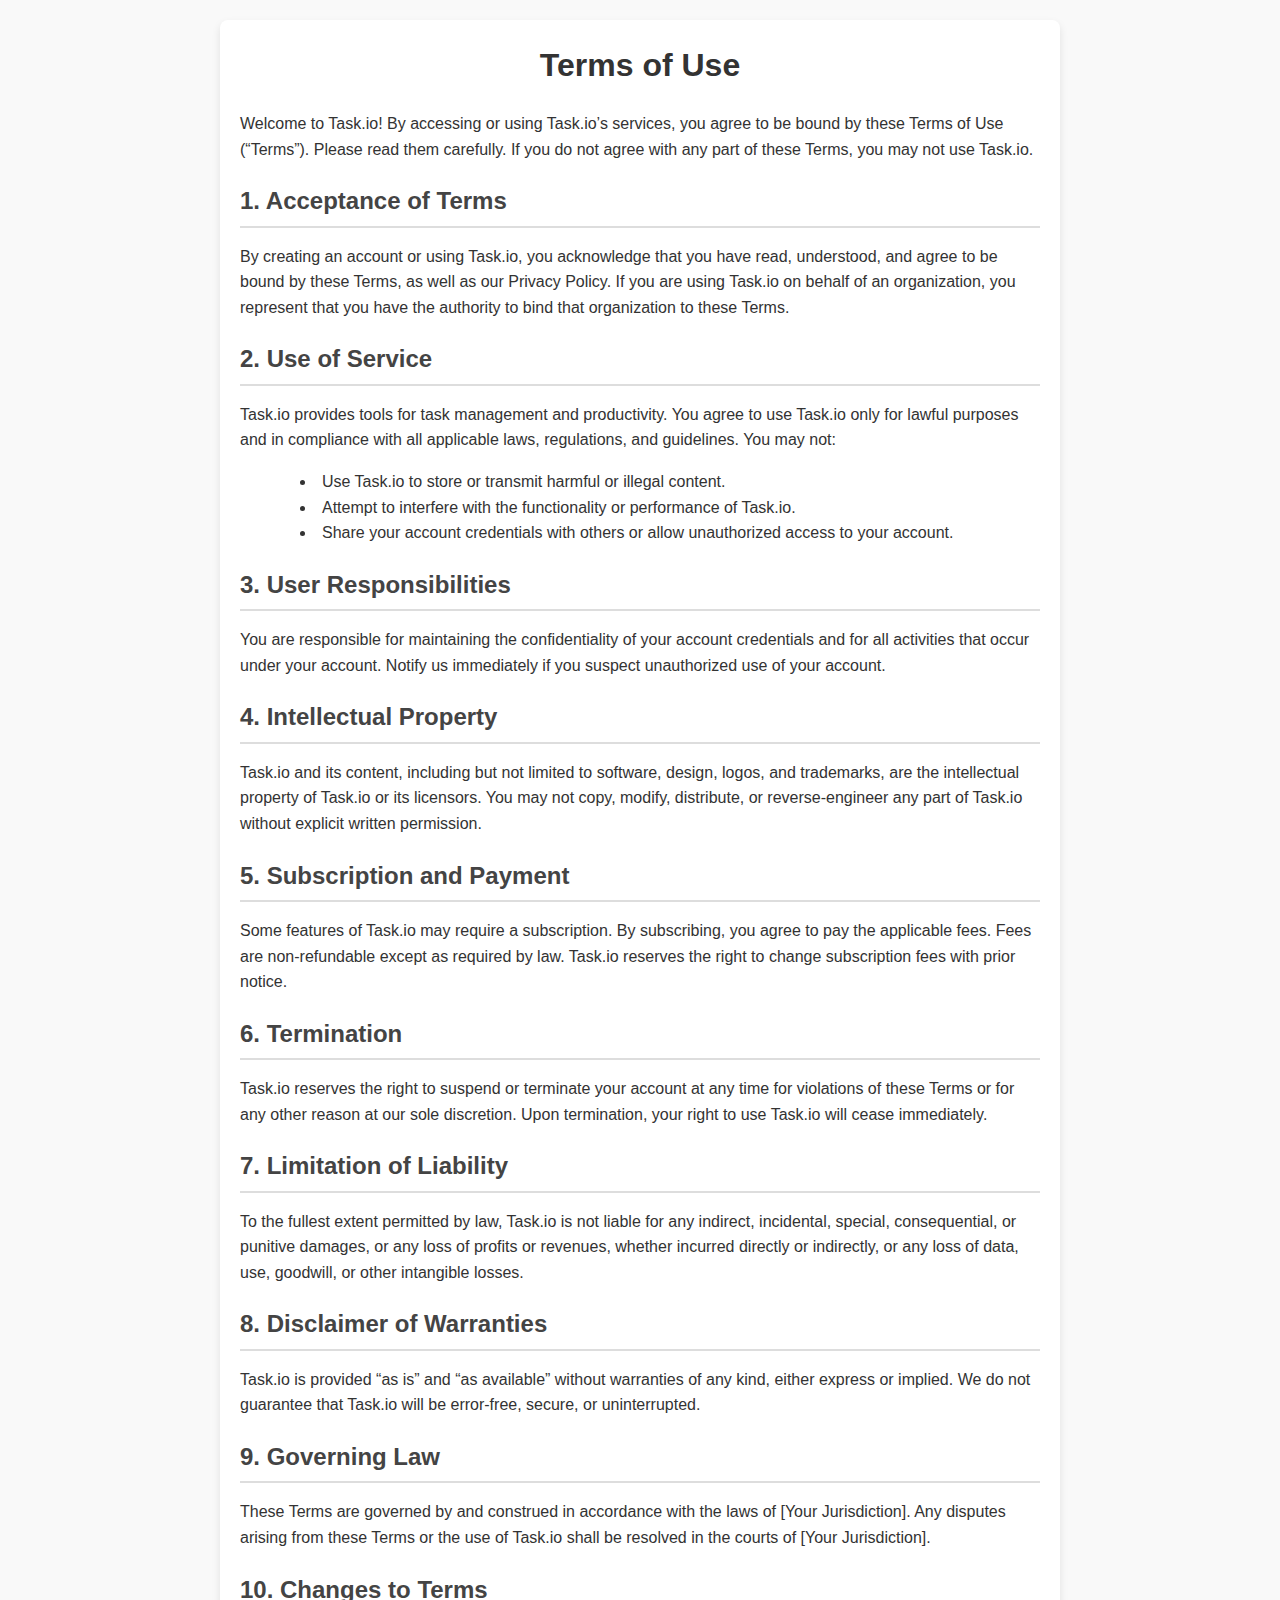
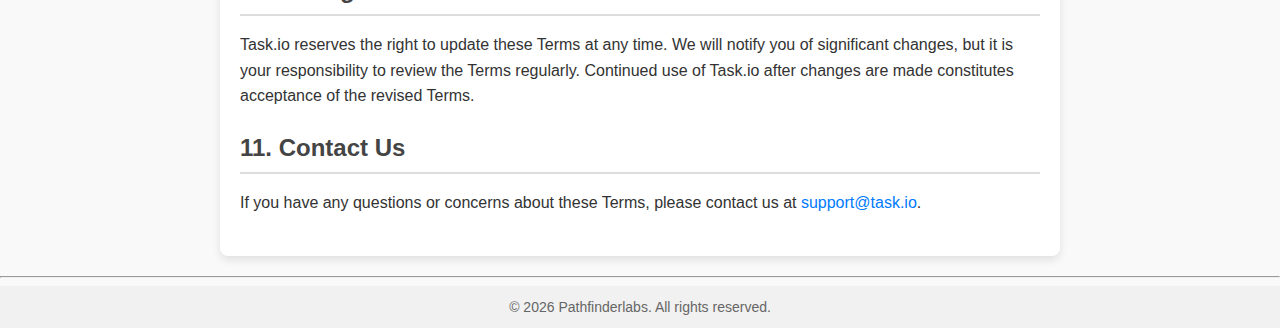
<file: public/Terms.html>
<!DOCTYPE html>
<html lang="en">
<head>
    <meta charset="UTF-8">
    <meta name="viewport" content="width=device-width, initial-scale=1.0">
    <meta name="description" content="Task.io Terms of Use">
    <title>Terms of Use - Task.io</title>
    <link rel="stylesheet" href="terms.css">
</head>
<body>
    <div class="container">
        <header>
            <h1>Terms of Use</h1>
        </header>
        <main>
            <p>Welcome to Task.io! By accessing or using Task.io’s services, you agree to be bound by these Terms of Use (“Terms”). Please read them carefully. If you do not agree with any part of these Terms, you may not use Task.io.</p>

            <section>
                <h2>1. Acceptance of Terms</h2>
                <p>By creating an account or using Task.io, you acknowledge that you have read, understood, and agree to be bound by these Terms, as well as our Privacy Policy. If you are using Task.io on behalf of an organization, you represent that you have the authority to bind that organization to these Terms.</p>
            </section>

            <section>
                <h2>2. Use of Service</h2>
                <p>Task.io provides tools for task management and productivity. You agree to use Task.io only for lawful purposes and in compliance with all applicable laws, regulations, and guidelines. You may not:</p>
                <ul>
                    <li>Use Task.io to store or transmit harmful or illegal content.</li>
                    <li>Attempt to interfere with the functionality or performance of Task.io.</li>
                    <li>Share your account credentials with others or allow unauthorized access to your account.</li>
                </ul>
            </section>

            <section>
                <h2>3. User Responsibilities</h2>
                <p>You are responsible for maintaining the confidentiality of your account credentials and for all activities that occur under your account. Notify us immediately if you suspect unauthorized use of your account.</p>
            </section>

            <section>
                <h2>4. Intellectual Property</h2>
                <p>Task.io and its content, including but not limited to software, design, logos, and trademarks, are the intellectual property of Task.io or its licensors. You may not copy, modify, distribute, or reverse-engineer any part of Task.io without explicit written permission.</p>
            </section>

            <section>
                <h2>5. Subscription and Payment</h2>
                <p>Some features of Task.io may require a subscription. By subscribing, you agree to pay the applicable fees. Fees are non-refundable except as required by law. Task.io reserves the right to change subscription fees with prior notice.</p>
            </section>

            <section>
                <h2>6. Termination</h2>
                <p>Task.io reserves the right to suspend or terminate your account at any time for violations of these Terms or for any other reason at our sole discretion. Upon termination, your right to use Task.io will cease immediately.</p>
            </section>

            <section>
                <h2>7. Limitation of Liability</h2>
                <p>To the fullest extent permitted by law, Task.io is not liable for any indirect, incidental, special, consequential, or punitive damages, or any loss of profits or revenues, whether incurred directly or indirectly, or any loss of data, use, goodwill, or other intangible losses.</p>
            </section>

            <section>
                <h2>8. Disclaimer of Warranties</h2>
                <p>Task.io is provided “as is” and “as available” without warranties of any kind, either express or implied. We do not guarantee that Task.io will be error-free, secure, or uninterrupted.</p>
            </section>

            <section>
                <h2>9. Governing Law</h2>
                <p>These Terms are governed by and construed in accordance with the laws of [Your Jurisdiction]. Any disputes arising from these Terms or the use of Task.io shall be resolved in the courts of [Your Jurisdiction].</p>
            </section>

            <section>
                <h2>10. Changes to Terms</h2>
                <p>Task.io reserves the right to update these Terms at any time. We will notify you of significant changes, but it is your responsibility to review the Terms regularly. Continued use of Task.io after changes are made constitutes acceptance of the revised Terms.</p>
            </section>

            <section>
                <h2>11. Contact Us</h2>
                <p>If you have any questions or concerns about these Terms, please contact us at <a href="mailto:pathfinderlabs1@gmail.com">support@task.io</a>.</p>
            </section>
        </main>
    </div> <hr>
    <footer id="abf" class="bg-dark text-white text-center py-3">
        &copy; <span id="year"></span> Pathfinderlabs. All rights reserved.
    </footer>
    
    <script>
    
        document.getElementById('year').textContent = new Date().getFullYear();
    </script>
  
</body>
</html>
</file>
<file: public/terms.css>
body {
    font-family: Arial, sans-serif;
    line-height: 1.6;
    margin: 0;
    padding: 0;
    background-color: #f9f9f9;
    color: #333;
}

.container {
    max-width: 800px;
    margin: 20px auto;
    padding: 20px;
    background: #fff;
    box-shadow: 0 4px 8px rgba(0, 0, 0, 0.1);
    border-radius: 8px;
}

header {
    text-align: center;
    margin-bottom: 20px;
}

header h1 {
    color: #333;
    margin: 0;
}

main section {
    margin-bottom: 20px;
}

main h2 {
    color: #444;
    border-bottom: 2px solid #ddd;
    padding-bottom: 5px;
    margin-bottom: 10px;
}

main ul {
    list-style: disc inside;
    margin: 10px 0 0 20px;
}

a {
    color: #007bff;
    text-decoration: none;
}

a:hover {
    text-decoration: underline;
}
#abf{
    background: #f1f1f1;
    text-align: center;
    padding: 10px 0;
    font-size: 14px;
    color: #666;
}
</file>
